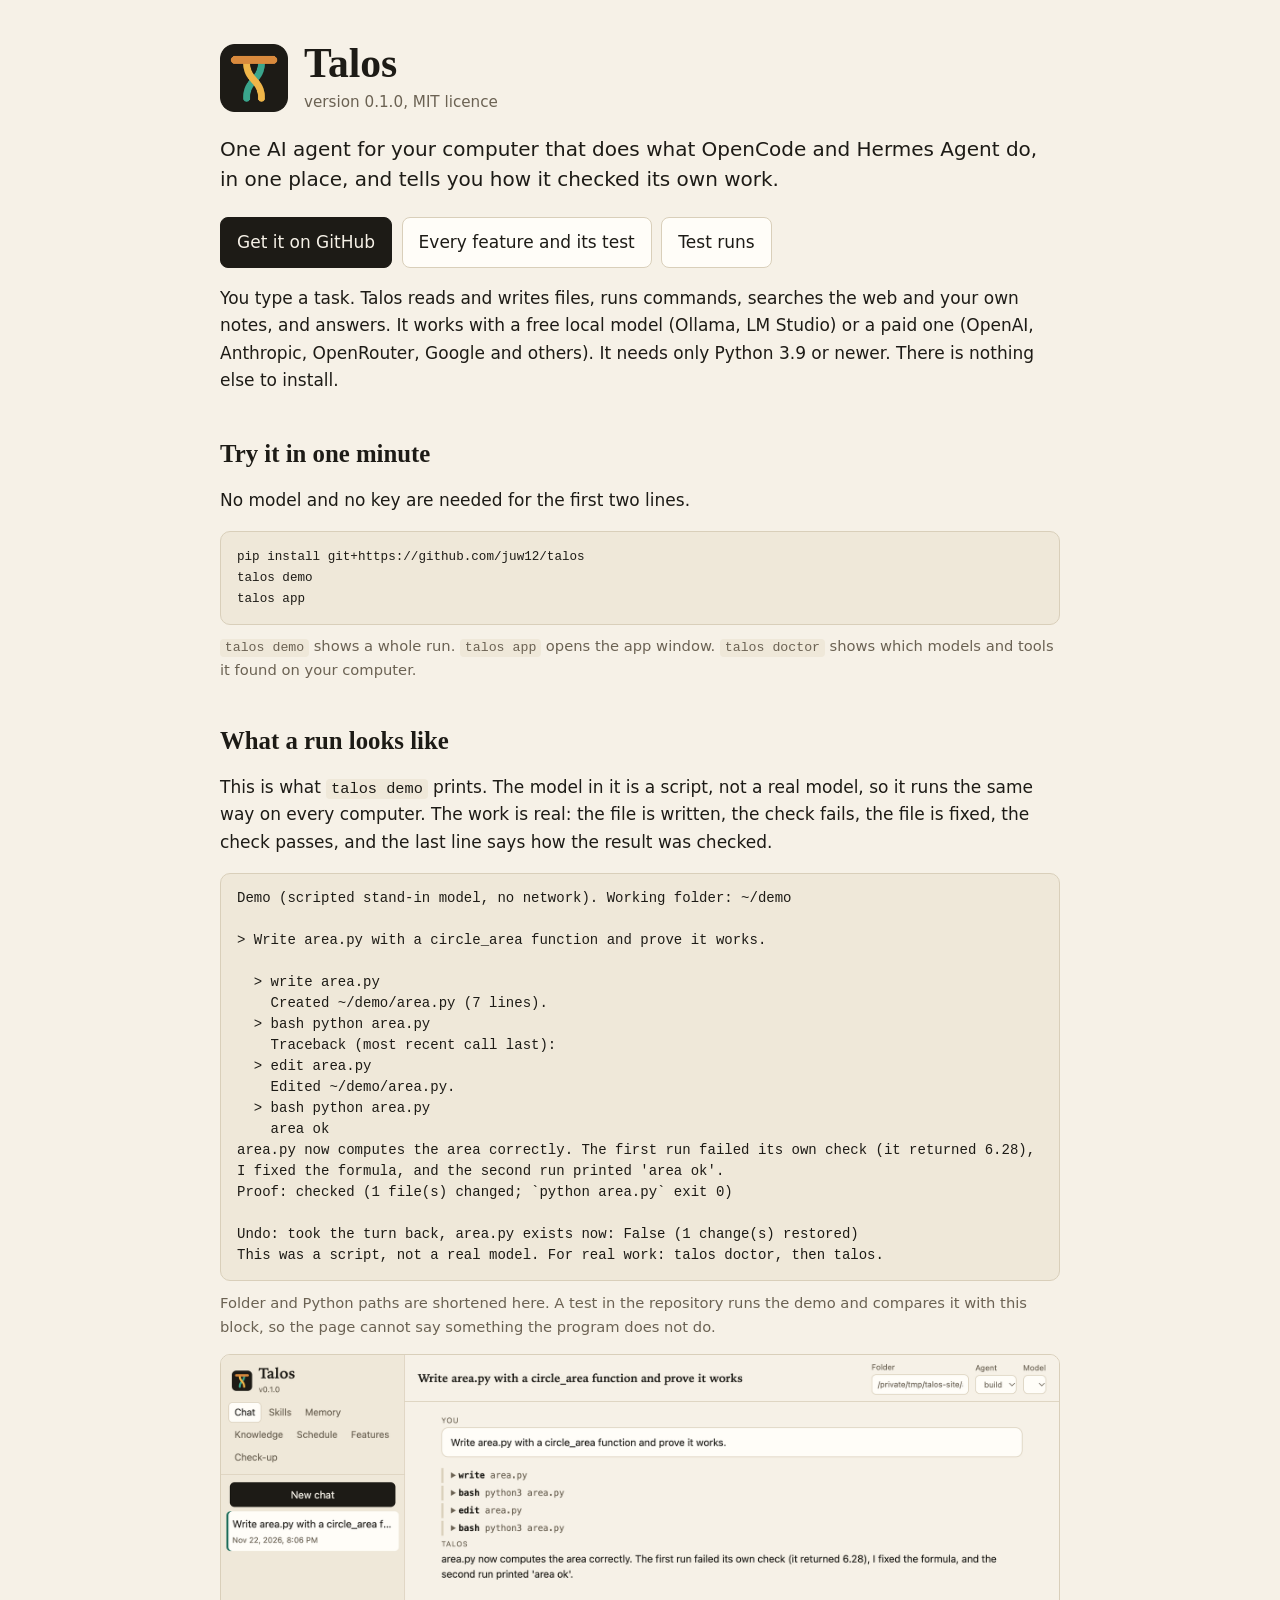
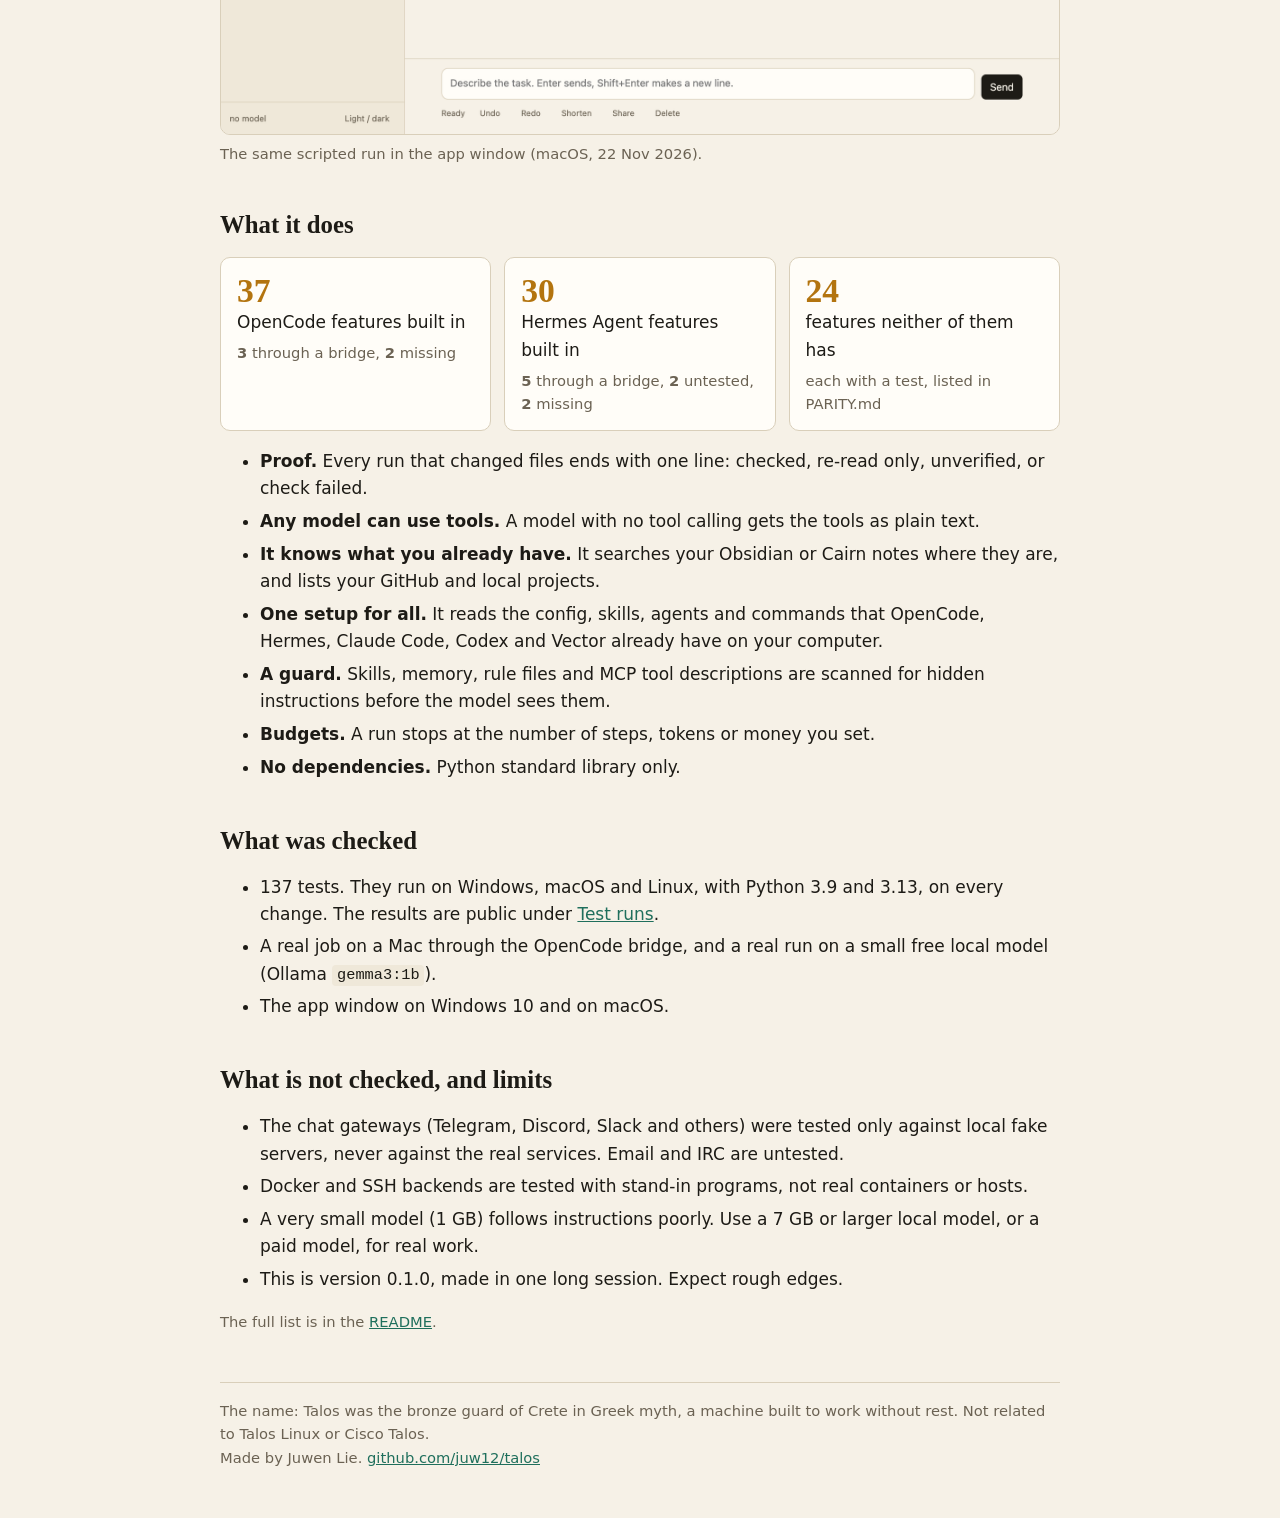
<file: docs/index.html>
<!doctype html>
<html lang="en">
<head>
<meta charset="utf-8">
<meta name="viewport" content="width=device-width, initial-scale=1">
<title>Talos: one AI agent for your computer, with OpenCode's and Hermes Agent's features</title>
<link rel="manifest" href="manifest.webmanifest">
<link rel="apple-touch-icon" href="icons/apple-touch-icon.png">
<meta name="theme-color" content="#171512">
<meta name="apple-mobile-web-app-capable" content="yes">
<meta name="mobile-web-app-capable" content="yes">
<meta name="description" content="Talos is a free, open-source AI agent for your computer. It does what OpenCode and Hermes Agent do, works with any model, needs only Python, and says how it checked its own work.">
<link rel="canonical" href="https://juw12.github.io/talos/">
<link rel="icon" type="image/svg+xml" href="icon.svg">
<meta property="og:type" content="website">
<meta property="og:title" content="Talos: one AI agent for your computer">
<meta property="og:description" content="Does what OpenCode and Hermes Agent do, works with any model, needs only Python, and says how it checked its own work.">
<meta property="og:url" content="https://juw12.github.io/talos/">
<meta property="og:image" content="https://juw12.github.io/talos/talos.png">
<style>
:root{--bg:#f6f1e7;--panel:#efe8d9;--card:#fffdf8;--ink:#1d1b16;--soft:#6b6253;--line:#d9cfba;
--teal:#1f6f5c;--amber:#b3740f;--mono:ui-monospace,"Cascadia Mono",Consolas,monospace;
--serif:"Iowan Old Style","Palatino Linotype",Palatino,Georgia,serif}
@media (prefers-color-scheme:dark){:root{--bg:#171512;--panel:#1f1c18;--card:#24211c;--ink:#efe8d9;
--soft:#a39a88;--line:#3a352c;--teal:#58c2a6;--amber:#e7a93b}}
*{box-sizing:border-box}
body{margin:0;font:17px/1.6 "Segoe UI",system-ui,sans-serif;background:var(--bg);color:var(--ink)}
main{max-width:880px;margin:0 auto;padding:2.5rem 1.25rem 3rem}
a{color:var(--teal)}
a:focus-visible{outline:2px solid var(--teal);outline-offset:2px}
h1{font:600 2.6rem/1.15 var(--serif);margin:0}
h2{font:600 1.55rem/1.25 var(--serif);margin:2.8rem 0 .6rem}
.brand{display:flex;align-items:center;gap:1rem;margin-bottom:1.2rem}
.brand img{width:68px;height:68px}
.brand small{color:var(--soft);font-size:.95rem}
.lead{font-size:1.25rem;line-height:1.5;margin:0 0 1.4rem}
.links{display:flex;flex-wrap:wrap;gap:.6rem;margin:0 0 .5rem}
.links a{display:inline-block;padding:.7rem 1rem;border:1px solid var(--line);border-radius:8px;
background:var(--card);color:var(--ink);text-decoration:none}
.links a.main{background:var(--ink);color:var(--bg);border-color:var(--ink)}
.links a:hover{border-color:var(--soft)}
pre{background:var(--panel);border:1px solid var(--line);border-radius:10px;padding:.9rem 1rem;overflow:auto;
font:14px/1.5 var(--mono);margin:.6rem 0;white-space:pre-wrap;overflow-wrap:anywhere}
code{font:.9em var(--mono);background:var(--panel);padding:.08rem .3rem;border-radius:4px}
pre code{background:none;padding:0}
figure{margin:1rem 0 0}
figure img{width:100%;height:auto;border:1px solid var(--line);border-radius:10px;display:block}
figcaption,.note{color:var(--soft);font-size:.92rem;margin-top:.45rem}
.counts{display:grid;grid-template-columns:repeat(auto-fit,minmax(230px,1fr));gap:.8rem;margin:1rem 0}
.counts div{background:var(--card);border:1px solid var(--line);border-radius:10px;padding:.9rem 1rem}
.counts strong{display:block;font:600 2.1rem/1.1 var(--serif);color:var(--amber)}
.counts span{display:block;color:var(--soft);font-size:.92rem;margin-top:.3rem}
li{margin:.35rem 0}
footer{margin-top:3rem;padding-top:1rem;border-top:1px solid var(--line);color:var(--soft);font-size:.92rem}
</style>
</head>
<body>
<main>
<div class="brand">
<img src="talos.png" alt="Talos logo" width="68" height="68">
<div><h1>Talos</h1><small>version <span id="version">0.1.0</span>, MIT licence</small></div>
</div>

<p class="lead">One AI agent for your computer that does what OpenCode and Hermes Agent do, in one place,
and tells you how it checked its own work.</p>

<p class="links">
<a class="main" href="https://github.com/juw12/talos">Get it on GitHub</a>
<a href="https://github.com/juw12/talos/blob/main/PARITY.md">Every feature and its test</a>
<a href="https://github.com/juw12/talos/actions/workflows/ci.yml">Test runs</a>
</p>

<p>You type a task. Talos reads and writes files, runs commands, searches the web and your own notes, and
answers. It works with a free local model (Ollama, LM Studio) or a paid one (OpenAI, Anthropic, OpenRouter,
Google and others). It needs only Python 3.9 or newer. There is nothing else to install.</p>

<h2>Try it in one minute</h2>
<p>No model and no key are needed for the first two lines.</p>
<pre><code>pip install git+https://github.com/juw12/talos
talos demo
talos app</code></pre>
<p class="note"><code>talos demo</code> shows a whole run. <code>talos app</code> opens the app window.
<code>talos doctor</code> shows which models and tools it found on your computer.</p>

<h2>What a run looks like</h2>
<p>This is what <code>talos demo</code> prints. The model in it is a script, not a real model, so it runs the
same way on every computer. The work is real: the file is written, the check fails, the file is fixed, the
check passes, and the last line says how the result was checked.</p>
<pre id="demo">Demo (scripted stand-in model, no network). Working folder: ~/demo

&gt; Write area.py with a circle_area function and prove it works.

  &gt; write area.py
    Created ~/demo/area.py (7 lines).
  &gt; bash python area.py
    Traceback (most recent call last):
  &gt; edit area.py
    Edited ~/demo/area.py.
  &gt; bash python area.py
    area ok
area.py now computes the area correctly. The first run failed its own check (it returned 6.28), I fixed the formula, and the second run printed 'area ok'.
Proof: checked (1 file(s) changed; `python area.py` exit 0)

Undo: took the turn back, area.py exists now: False (1 change(s) restored)
This was a script, not a real model. For real work: talos doctor, then talos.</pre>
<p class="note">Folder and Python paths are shortened here. A test in the repository runs the demo and
compares it with this block, so the page cannot say something the program does not do.</p>

<figure>
<img src="app.png" alt="The Talos app window showing the same run: the task, the four tool calls and the answer" width="1860" height="840">
<figcaption>The same scripted run in the app window (macOS, 22 Nov 2026).</figcaption>
</figure>

<h2>What it does</h2>
<div class="counts">
<div><strong data-count="opencode-native">37</strong>OpenCode features built in
<span><b data-count="opencode-bridged">3</b> through a bridge, <b data-count="opencode-missing">2</b> missing</span></div>
<div><strong data-count="hermes-native">30</strong>Hermes Agent features built in
<span><b data-count="hermes-bridged">5</b> through a bridge, <b data-count="hermes-untested">2</b> untested,
<b data-count="hermes-missing">2</b> missing</span></div>
<div><strong data-count="talos-native">24</strong>features neither of them has
<span>each with a test, listed in PARITY.md</span></div>
</div>
<ul>
<li><b>Proof.</b> Every run that changed files ends with one line: checked, re-read only, unverified, or check failed.</li>
<li><b>Any model can use tools.</b> A model with no tool calling gets the tools as plain text.</li>
<li><b>It knows what you already have.</b> It searches your Obsidian or Cairn notes where they are, and lists your GitHub and local projects.</li>
<li><b>One setup for all.</b> It reads the config, skills, agents and commands that OpenCode, Hermes, Claude Code, Codex and Vector already have on your computer.</li>
<li><b>A guard.</b> Skills, memory, rule files and MCP tool descriptions are scanned for hidden instructions before the model sees them.</li>
<li><b>Budgets.</b> A run stops at the number of steps, tokens or money you set.</li>
<li><b>No dependencies.</b> Python standard library only.</li>
</ul>

<h2>What was checked</h2>
<ul>
<li><span id="tests">137</span> tests. They run on Windows, macOS and Linux, with Python 3.9 and 3.13, on every change. The results are public under <a href="https://github.com/juw12/talos/actions/workflows/ci.yml">Test runs</a>.</li>
<li>A real job on a Mac through the OpenCode bridge, and a real run on a small free local model (Ollama <code>gemma3:1b</code>).</li>
<li>The app window on Windows 10 and on macOS.</li>
</ul>

<h2>What is not checked, and limits</h2>
<ul>
<li>The chat gateways (Telegram, Discord, Slack and others) were tested only against local fake servers, never against the real services. Email and IRC are untested.</li>
<li>Docker and SSH backends are tested with stand-in programs, not real containers or hosts.</li>
<li>A very small model (1 GB) follows instructions poorly. Use a 7 GB or larger local model, or a paid model, for real work.</li>
<li>This is version 0.1.0, made in one long session. Expect rough edges.</li>
</ul>
<p class="note">The full list is in the <a href="https://github.com/juw12/talos#what-is-not-checked-and-limits">README</a>.</p>

<footer>
The name: Talos was the bronze guard of Crete in Greek myth, a machine built to work without rest. Not related
to Talos Linux or Cisco Talos.<br>
Made by Juwen Lie. <a href="https://github.com/juw12/talos">github.com/juw12/talos</a>
</footer>
</main>
</body>
</html>
</file>
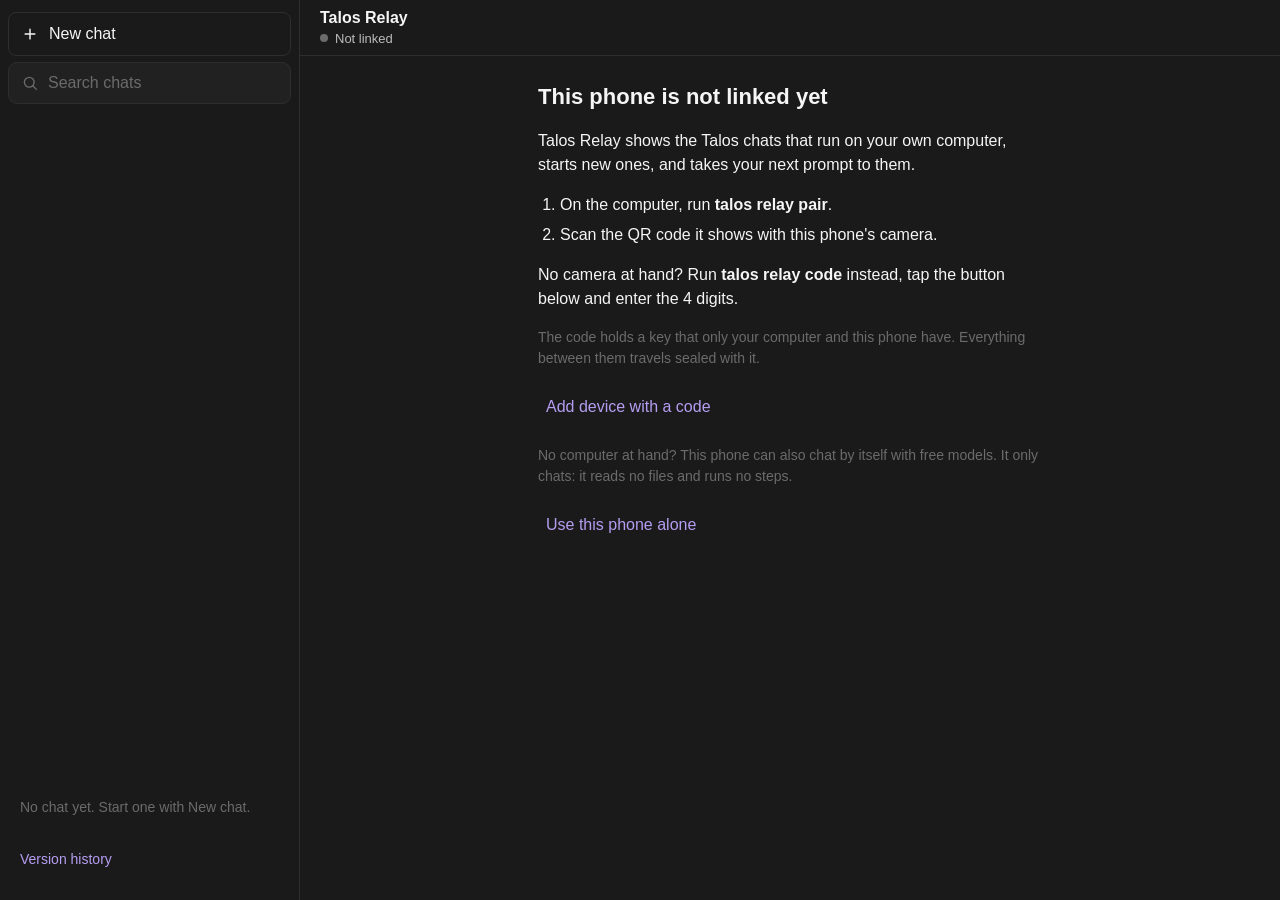
<file: relay/site/index.html>
<!doctype html>
<html lang="en">
<head>
<meta charset="utf-8">
<meta name="viewport" content="width=device-width, initial-scale=1, viewport-fit=cover">
<title>Talos Relay</title>
<meta name="description" content="See and steer the Talos chats on your own computer from your phone. Everything is sealed with a key only your computer and your phone have.">
<meta name="robots" content="noindex">
<meta name="referrer" content="no-referrer">
<meta name="theme-color" content="#1a1a1a">
<meta name="color-scheme" content="dark">
<!-- No web-app file list, on purpose: without one an iPhone keeps this page's whole address, the key after
     the # included, as what the Home Screen icon opens. An icon has its own storage, so the
     address is the only way the key gets there. -->
<meta name="apple-mobile-web-app-capable" content="yes">
<meta name="mobile-web-app-capable" content="yes">
<meta name="apple-mobile-web-app-status-bar-style" content="black-translucent">
<meta name="apple-mobile-web-app-title" content="Talos Relay">
<link rel="apple-touch-icon" href="icon-180.png">
<link rel="icon" href="icon.svg" type="image/svg+xml">
<link rel="stylesheet" href="styles.css?v=2.2.0">
</head>
<body>
<aside id="side" class="side" aria-label="Chats">
  <div class="device-controls" id="deviceControls" hidden>
    <label for="devicePicker">Device</label>
    <select id="devicePicker" aria-label="Device to control"></select>
    <div class="device-actions">
      <button type="button" id="addDevice">+ Add device</button>
      <button type="button" id="renameDevice">Rename</button>
    </div>
  </div>
  <button type="button" id="newChat" class="board-link new-chat">
    <svg viewBox="0 0 24 24" width="18" height="18" aria-hidden="true"><path d="M12 5.5v13M5.5 12h13" fill="none" stroke="currentColor" stroke-width="1.9" stroke-linecap="round"/></svg>
    <span class="name">New chat</span>
  </button>
  <button type="button" id="showBoard" class="board-link" aria-pressed="false" hidden>
    <svg viewBox="0 0 24 24" width="18" height="18" aria-hidden="true"><path d="M4.5 6.5h15M4.5 12h15M4.5 17.5h15" fill="none" stroke="currentColor" stroke-width="1.8" stroke-linecap="round"/></svg>
    <span class="name">All chats</span><span id="boardCount" class="when"></span>
  </button>
  <label class="search">
    <svg viewBox="0 0 24 24" width="18" height="18" aria-hidden="true"><circle cx="11" cy="11" r="6.5" fill="none" stroke="currentColor" stroke-width="1.8"/><path d="M16 16l4.5 4.5" fill="none" stroke="currentColor" stroke-width="1.8" stroke-linecap="round"/></svg>
    <span class="hidden">Search chats</span>
    <input id="find" type="search" placeholder="Search chats" autocomplete="off" autocapitalize="off" spellcheck="false">
  </label>
  <nav id="chats" class="chats" aria-label="Chats on the computer"></nav>
  <p id="noChats" class="side-empty">No chat yet. Start one with New chat.</p>
  <p id="about" class="side-about"></p>
  <button type="button" id="showKeys" class="versions-link" hidden>Models and keys</button>
  <button type="button" id="showVersions" class="versions-link">Version history</button>
</aside>
<div id="shade" class="shade" hidden></div>
<dialog id="deviceDialog" aria-labelledby="deviceDialogTitle">
  <form id="deviceForm" autocomplete="off">
    <h2 id="deviceDialogTitle">Add device</h2>
    <label for="deviceName">Device name</label>
    <input id="deviceName" required maxlength="40" placeholder="e.g. ASUS laptop">
    <div id="pairFields">
      <div id="codeFields">
        <label for="deviceCode">4-digit code from that computer</label>
        <input id="deviceCode" class="code" inputmode="numeric" pattern="[0-9]*" maxlength="4" autocomplete="off" placeholder="0000">
        <p>On that computer, run <strong>talos relay code</strong>. It shows 4 digits that work for 5 minutes.</p>
        <button type="button" id="useLink" class="other-way">Use a pairing link instead</button>
      </div>
      <div id="linkFields" hidden>
        <label for="deviceLink">Private pairing link</label>
        <input id="deviceLink" type="password" autocomplete="off" autocapitalize="none" spellcheck="false" placeholder="Paste pairing link">
        <p>On that computer, run <strong>talos relay pair</strong>. Point the phone camera at its QR code and copy the link. Paste it here, not in a chat.</p>
        <button type="button" id="useCode" class="other-way">Use a 4-digit code instead</button>
      </div>
    </div>
    <p id="deviceError" role="alert" hidden></p>
    <div class="device-actions"><button type="button" id="cancelDevice">Cancel</button><button type="submit" id="saveDevice">Add and switch</button></div>
  </form>
</dialog>
<dialog id="keysDialog" aria-labelledby="keysTitle">
  <form id="keysForm" autocomplete="off">
    <h2 id="keysTitle">Models and keys</h2>
    <p>Glow's free AI needs no key. A free key of a service adds its models to the list below the prompt box. A key stays in this browser and goes only to its own service.</p>
    <div id="keysFields"></div>
    <div id="keysFrom"></div>
    <p id="keysNote" role="status" hidden></p>
    <div class="device-actions"><button type="button" id="closeKeys">Close</button><button type="submit" id="saveKeys">Save</button></div>
  </form>
</dialog>
<dialog id="versionsDialog" aria-labelledby="versionsTitle">
  <h2 id="versionsTitle">Version history</h2>
  <div id="versionsList"></div>
  <div class="device-actions"><span></span><button type="button" id="closeVersions">Close</button></div>
</dialog>

<div class="main">
  <header class="bar">
    <button id="menu" class="menu" type="button" aria-label="Chats" aria-controls="side" aria-expanded="false">
      <svg viewBox="0 0 24 24" width="22" height="22" aria-hidden="true"><rect x="3.5" y="4.5" width="17" height="15" rx="3" fill="none" stroke="currentColor" stroke-width="1.7"/><path d="M9.5 4.5v15" fill="none" stroke="currentColor" stroke-width="1.7"/></svg>
      <span id="menuNew" class="new" hidden></span>
    </button>
    <div class="titles">
      <h1 id="title" class="brand">Talos Relay</h1>
      <p class="status" role="status"><span id="dot" class="dot"></span><span id="status">Opening</span></p>
    </div>
  </header>

  <main id="feed" class="feed" aria-live="polite" aria-label="What the chat on your computer said"></main>
  <section id="board" class="board" aria-label="Every chat on your computers and its last step"></section>

  <section id="none" class="sheet" hidden>
    <h2>This phone is not linked yet</h2>
    <p>Talos Relay shows the Talos chats that run on your own computer, starts new ones, and takes your next prompt to them.</p>
    <ol>
      <li>On the computer, run <strong>talos relay pair</strong>.</li>
      <li>Scan the QR code it shows with this phone's camera.</li>
    </ol>
    <p>No camera at hand? Run <strong>talos relay code</strong> instead, tap the button below and enter the 4 digits.</p>
    <p class="soft">The code holds a key that only your computer and this phone have. Everything between them travels sealed with it.</p>
    <button type="button" id="firstDevice">Add device with a code</button>
    <p class="soft">No computer at hand? This phone can also chat by itself with free models. It only chats: it reads no files and runs no steps.</p>
    <button type="button" id="phoneAlone">Use this phone alone</button>
  </section>

  <aside id="hint" class="hint" hidden>
    <p><strong>Keep it as an app:</strong> tap Share, then <strong>Add to Home Screen</strong>. The icon takes your key along, so do not share this page's address.</p>
    <button id="hintClose" type="button">OK</button>
  </aside>

  <div id="preview" class="preview" hidden>
    <img id="previewPicture" alt="The photo you are about to send">
    <button id="previewRemove" type="button">Remove photo</button>
  </div>

  <form id="composer" class="composer" hidden>
    <div class="compose">
      <input id="photo" type="file" accept="image/*" hidden>
      <div id="agents" class="agents" role="group" aria-label="Folder the new chat works in" hidden></div>
      <label class="hidden" for="box">Prompt for the chat on your computer</label>
      <textarea id="box" rows="1" placeholder="Send follow-up" autocomplete="off"></textarea>
      <div class="tools">
        <button id="attach" class="attach" type="button" aria-label="Add a photo">
          <svg viewBox="0 0 24 24" width="20" height="20" aria-hidden="true"><path d="M12 5.5v13M5.5 12h13" fill="none" stroke="currentColor" stroke-width="1.9" stroke-linecap="round"/></svg>
        </button>
        <select id="model" class="model" aria-label="Model for the next prompt" hidden></select>
        <span id="sendTarget" class="send-target" aria-live="polite"></span>
        <button id="send" class="send" type="submit" aria-label="Send" disabled>
          <svg viewBox="0 0 24 24" width="20" height="20" aria-hidden="true"><path d="M12 18.5v-13M6.5 11L12 5.5 17.5 11" fill="none" stroke="currentColor" stroke-width="2.1" stroke-linecap="round" stroke-linejoin="round"/></svg>
        </button>
      </div>
    </div>
  </form>
</div>

<noscript><p class="sheet">This page needs JavaScript: it opens the sealed text from your computer on this phone.</p></noscript>
<script src="lite-crypto.js?v=2.2.0"></script>
<script src="phone.js?v=2.2.0"></script>
<script src="app.js?v=2.2.0"></script>
</body>
</html>
</file>
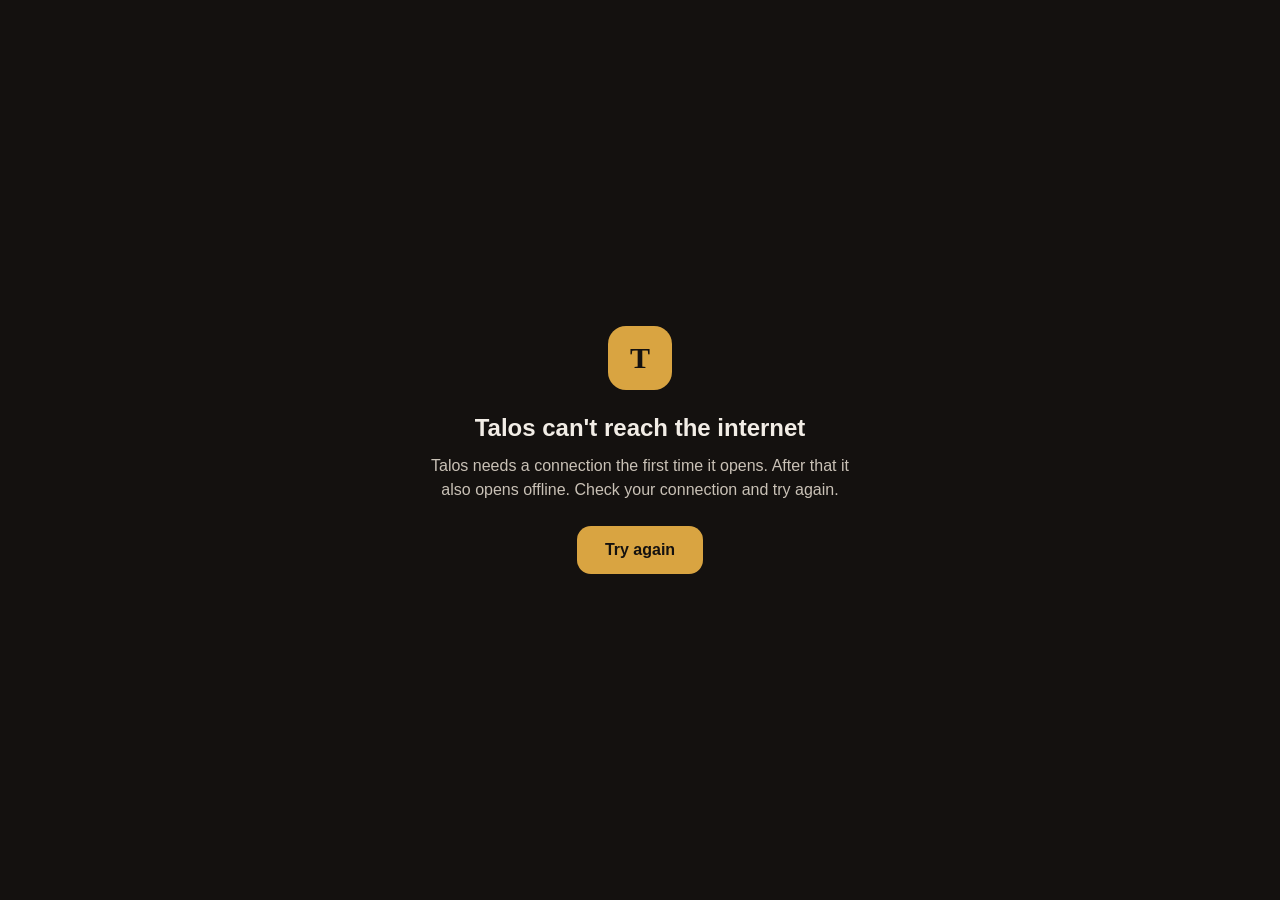
<file: desktop/offline.html>
<!doctype html>
<html lang="en">
<head>
  <meta charset="utf-8">
  <meta name="viewport" content="width=device-width, initial-scale=1, viewport-fit=cover">
  <title>Talos</title>
  <style>
    :root { color-scheme: light dark; }
    body { margin: 0; min-height: 100vh; display: grid; place-items: center; font: 16px/1.5 -apple-system, BlinkMacSystemFont, "Segoe UI", Roboto, sans-serif; background: #14110f; color: #f2ede6; }
    main { max-width: 420px; padding: 32px; text-align: center; }
    .mark { width: 64px; height: 64px; margin: 0 auto 20px; border-radius: 18px; background: #d9a441; color: #14110f; display: grid; place-items: center; font: 700 30px/1 Georgia, serif; }
    h1 { font-size: 24px; margin: 0 0 8px; }
    p { color: #c9c1b6; margin: 0 0 24px; }
    a { display: inline-block; padding: 12px 28px; border-radius: 14px; background: #d9a441; color: #14110f; font-weight: 700; text-decoration: none; }
  </style>
</head>
<body>
  <main>
    <div class="mark" aria-hidden="true">T</div>
    <h1>Talos can't reach the internet</h1>
    <p>Talos needs a connection the first time it opens. After that it also opens offline. Check your connection and try again.</p>
    <a href="https://juw12.github.io/talos/">Try again</a>
  </main>
</body>
</html>
</file>
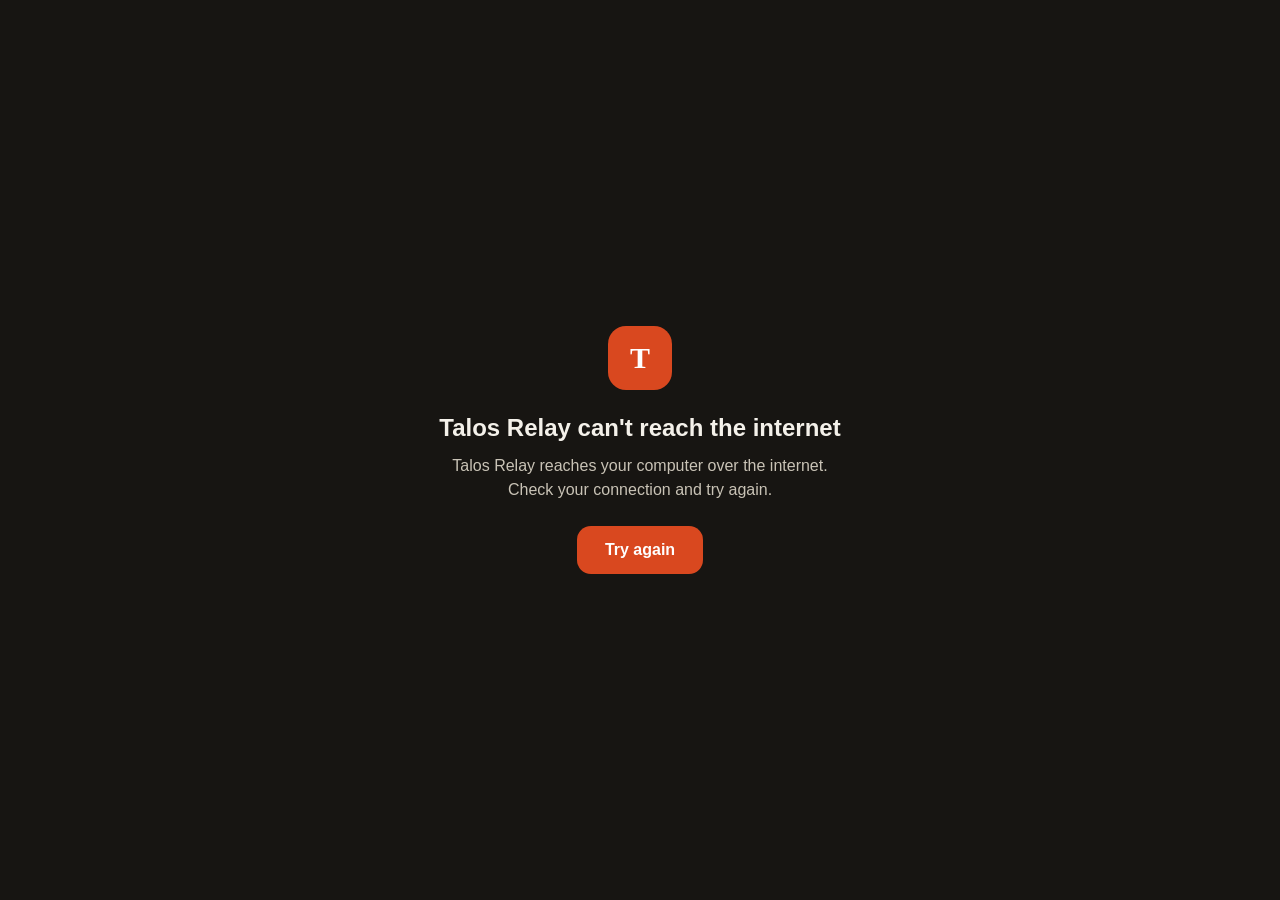
<file: android/assets/offline.html>
<!doctype html>
<html lang="en">
<head>
  <meta charset="utf-8">
  <meta name="viewport" content="width=device-width, initial-scale=1, viewport-fit=cover">
  <title>Talos Relay</title>
  <style>
    :root { color-scheme: light dark; }
    body { margin: 0; min-height: 100vh; display: grid; place-items: center; font: 16px/1.5 -apple-system, BlinkMacSystemFont, "Segoe UI", Roboto, sans-serif; background: #171512; color: #f4f1ea; }
    main { max-width: 420px; padding: 32px; text-align: center; }
    .mark { width: 64px; height: 64px; margin: 0 auto 20px; border-radius: 18px; background: #d9481f; color: #ffffff; display: grid; place-items: center; font: 700 30px/1 Georgia, serif; }
    h1 { font-size: 24px; margin: 0 0 8px; }
    p { color: #c9c3b6; margin: 0 0 24px; }
    a { display: inline-block; padding: 12px 28px; border-radius: 14px; background: #d9481f; color: #ffffff; font-weight: 700; text-decoration: none; }
  </style>
</head>
<body>
  <main>
    <div class="mark" aria-hidden="true">T</div>
    <h1>Talos Relay can't reach the internet</h1>
    <p>Talos Relay reaches your computer over the internet. Check your connection and try again.</p>
    <a href="https://talos-relay.pages.dev/">Try again</a>
  </main>
</body>
</html>
</file>
<file: relay/site/styles.css>
:root {
  --paper: #1a1a1a;      /* the window */
  --card: #212121;       /* panels: the prompt box, your own messages, search */
  --chosen: #2c2c2c;     /* the chat that is open, code chips */
  --line: #2e2e2e;
  --edge: #383838;       /* the outline of a panel */
  --ink: #f5f5f5;
  --dim: #bbbbbb;        /* chat names, updates */
  --soft: #6b6b6b;       /* times, placeholders */
  --link: #b59df1;
  --orange: #ff7a52;
  --green: #6fd18a;
  --amber: #ffc15a;
  color-scheme: dark;
}

/* Talos Relay wears the look of Vector Relay (the look of the Vector app: one dark surface, panels a
   shade lighter, light grey text). The rules up to the last part are its styles.css. */
* { box-sizing: border-box; }

html, body { height: 100%; }

body {
  margin: 0;
  display: flex;
  height: 100dvh;
  overflow: hidden;
  background: var(--paper);
  color: var(--ink);
  font: 16px/1.5 Inter, -apple-system, BlinkMacSystemFont, "Segoe UI", Roboto, "PingFang TC", "Microsoft JhengHei", sans-serif;
  -webkit-text-size-adjust: 100%;
  -webkit-tap-highlight-color: transparent;
}

button, input, textarea { font: inherit; }

.hidden {
  position: absolute;
  width: 1px;
  height: 1px;
  overflow: hidden;
  clip-path: inset(50%);
}

[hidden] { display: none !important; }

.main {
  flex: 1 1 auto;
  display: flex;
  flex-direction: column;
  min-width: 0;
  height: 100%;
}

.device-controls { flex: none; margin: 0 0 14px; padding: 4px 4px 12px; border-bottom: 1px solid var(--line); }
.device-controls label, #deviceDialog label { display: block; margin-bottom: 5px; color: var(--dim); font-size: 13px; }
.device-controls select, #deviceDialog input { width: 100%; padding: 10px; border: 1px solid var(--edge); border-radius: 9px; background: var(--card); color: var(--ink); font: inherit; }
.device-actions { display: flex; align-items: center; justify-content: space-between; gap: 8px; }
.device-actions button, #firstDevice, #phoneAlone { min-height: 48px; padding: 4px 8px; border: 0; border-radius: 7px; background: transparent; color: var(--link); cursor: pointer; }
.send-target { min-width: 0; overflow: hidden; margin: 0 9px; color: var(--dim); font-size: 13px; text-overflow: ellipsis; white-space: nowrap; }
#deviceDialog { width: min(90vw, 380px); max-height: 88dvh; overflow-y: auto; padding: 20px; border: 1px solid var(--edge); border-radius: 14px; background: var(--card); color: var(--ink); }
#deviceDialog::backdrop { background: rgba(0, 0, 0, .65); }
#deviceDialog h2 { margin: 0 0 14px; font-size: 19px; }
#deviceDialog label { margin-top: 12px; }
#deviceDialog p { color: var(--dim); font-size: 14px; }
#deviceDialog .device-actions { margin-top: 10px; }
#deviceDialog #deviceError { color: var(--orange); }
#deviceDialog input.code { font-size: 28px; letter-spacing: .5em; text-align: center; font-variant-numeric: tabular-nums; }
#deviceDialog .other-way { min-height: 42px; padding: 4px 0; border: 0; background: transparent; color: var(--link); font: inherit; font-size: 14px; cursor: pointer; }

/* ---- the chat list */
.side {
  position: fixed;
  z-index: 30;
  inset: 0 auto 0 0;
  display: flex;
  flex-direction: column;
  width: min(84vw, 330px);
  padding: calc(12px + env(safe-area-inset-top)) 8px calc(10px + env(safe-area-inset-bottom)) calc(8px + env(safe-area-inset-left));
  border-right: 1px solid var(--line);
  background: var(--paper);
  transform: translateX(-102%);
  visibility: hidden;
  transition: transform 0.2s ease, visibility 0s linear 0.2s;
}

body.side-open .side {
  transform: none;
  visibility: visible;
  transition: transform 0.2s ease;
}

.shade {
  position: fixed;
  z-index: 20;
  inset: 0;
  background: rgba(0, 0, 0, 0.55);
}

.search {
  flex: none;
  display: flex;
  gap: 9px;
  align-items: center;
  min-height: 42px;
  margin: 0 0 10px;
  padding: 0 12px;
  border: 1px solid var(--line);
  border-radius: 9px;
  background: var(--card);
  color: var(--soft);
}

.search input {
  flex: 1 1 auto;
  min-width: 0;
  padding: 8px 0;
  border: 0;
  outline: 0;
  background: transparent;
  color: var(--ink);
  -webkit-appearance: none;
  appearance: none;
}

.search input::placeholder { color: var(--soft); opacity: 1; }
.search input::-webkit-search-cancel-button { display: none; }
.search:focus-within { border-color: var(--edge); }

.chats {
  flex: 1 1 auto;
  min-height: 0;
  overflow-y: auto;
  -webkit-overflow-scrolling: touch;
  overscroll-behavior: contain;
}

.chip {
  display: flex;
  gap: 10px;
  align-items: center;
  width: 100%;
  min-height: 44px;
  margin: 0 0 2px;
  padding: 0 12px;
  border: 0;
  border-radius: 8px;
  background: transparent;
  color: var(--dim);
  text-align: left;
}

.chip .name { flex: 0 1 auto; min-width: 0; overflow: hidden; text-overflow: ellipsis; white-space: nowrap; }
.chip.chosen { background: var(--chosen); color: var(--ink); }
.chip.away .name { color: var(--soft); }
.chip .when { flex: none; margin-left: auto; padding-left: 8px; color: var(--soft); font-size: 14px; font-variant-numeric: tabular-nums; }
.chip .new { flex: none; width: 8px; height: 8px; border-radius: 50%; background: var(--link); }

.spin {
  flex: none;
  width: 14px;
  height: 14px;
  border: 2px solid var(--soft);
  border-top-color: transparent;
  border-radius: 50%;
  animation: turn 0.9s linear infinite;
}

@keyframes turn { to { transform: rotate(360deg); } }

.side-empty { margin: 6px 12px; color: var(--soft); font-size: 14px; }

/* ---- the bar */
.bar {
  flex: none;
  display: flex;
  gap: 6px;
  align-items: center;
  padding: calc(8px + env(safe-area-inset-top)) calc(14px + env(safe-area-inset-right)) 8px calc(6px + env(safe-area-inset-left));
  border-bottom: 1px solid var(--line);
  background: var(--paper);
}

.menu {
  position: relative;
  flex: none;
  display: grid;
  place-items: center;
  width: 44px;
  height: 44px;
  padding: 0;
  border: 0;
  border-radius: 8px;
  background: transparent;
  color: var(--dim);
}

.menu:active { background: var(--chosen); }
.menu .new { position: absolute; top: 9px; right: 8px; width: 8px; height: 8px; border-radius: 50%; background: var(--link); }

.titles { flex: 1 1 auto; min-width: 0; }

.brand {
  margin: 0;
  overflow: hidden;
  font-size: 16px;
  font-weight: 600;
  line-height: 1.3;
  text-overflow: ellipsis;
  white-space: nowrap;
}

.status {
  display: flex;
  align-items: baseline;
  gap: 7px;
  margin: 1px 0 0;
  color: var(--dim);
  font-size: 13px;
  line-height: 1.35;
}

.dot {
  flex: none;
  width: 8px;
  height: 8px;
  border-radius: 50%;
  background: var(--soft);
  transform: translateY(-1px);
}

.dot.ok { background: var(--green); }
.dot.busy { background: var(--amber); animation: pulse 1.4s ease-in-out infinite; }
.dot.bad { background: var(--orange); }

@keyframes pulse { 50% { opacity: 0.35; } }

@media (prefers-reduced-motion: reduce) {
  .dot.busy { animation: none; }
  .spin { animation-duration: 2.4s; }
  .side, body.side-open .side { transition: none; }
}

/* ---- the feed */
.feed {
  flex: 1 1 auto;
  min-height: 0;
  overflow-y: auto;
  -webkit-overflow-scrolling: touch;
  overscroll-behavior: contain;
  padding: 14px calc(16px + env(safe-area-inset-right)) 18px calc(16px + env(safe-area-inset-left));
}

.day {
  margin: 14px 0 10px;
  color: var(--soft);
  font-size: 12px;
  letter-spacing: 0.06em;
  text-align: center;
  text-transform: uppercase;
}

.item {
  max-width: 46rem;
  margin: 0 auto 14px;
}

.item .text { overflow-wrap: anywhere; }

.item .meta {
  margin-top: 4px;
  color: var(--soft);
  font-size: 12.5px;
  font-variant-numeric: tabular-nums;
}

/* what you typed: a panel, as in the app */
.item.prompt .text {
  padding: 11px 14px;
  border: 1px solid var(--edge);
  border-radius: 10px;
  background: var(--card);
  white-space: pre-wrap;
}

.item.prompt .meta { text-align: right; }
.item.prompt.failed .text { border-style: dashed; border-color: var(--orange); background: transparent; }
.item.prompt.failed .meta { color: var(--orange); }

/* what the chat says while it works */
.item.update { display: flex; gap: 10px; align-items: baseline; color: var(--dim); font-size: 15px; }
.item.update::before { content: ""; flex: none; width: 6px; height: 6px; border-radius: 50%; background: var(--soft); transform: translateY(-2px); }
.item.update .meta { flex: none; margin: 0 0 0 auto; padding-left: 8px; }
.item.update .text { min-width: 0; }

.item.note { color: var(--soft); font-size: 13px; text-align: center; }
.item.note .meta { display: none; }

/* the answer: plain text on the window, no bubble */
.item.result .text,
.item.error .text { line-height: 1.6; }

.item.error .text { padding: 2px 0 2px 12px; border-left: 3px solid var(--orange); }

.text p { margin: 0 0 11px; }
.text p:last-child, .text ul:last-child, .text ol:last-child, .text pre:last-child, .text .scroll:last-child { margin-bottom: 0; }
.text h3 { margin: 16px 0 6px; font-size: 16px; font-weight: 600; }
.text h3:first-child { margin-top: 0; }
.text ul, .text ol { margin: 0 0 11px; padding-left: 24px; }
.text li { margin: 4px 0; }
.text li::marker { color: var(--dim); }
.text strong { font-weight: 600; }
.text a { color: var(--link); }

.text code {
  padding: 1.5px 6px;
  border-radius: 5px;
  background: var(--chosen);
  font: 13.5px/1.4 ui-monospace, "SF Mono", Menlo, Consolas, monospace;
}

.text pre {
  margin: 0 0 11px;
  padding: 11px 13px;
  overflow-x: auto;
  border: 1px solid var(--line);
  border-radius: 10px;
  background: var(--card);
}

.text pre code { padding: 0; background: none; white-space: pre; }

.text .scroll { margin: 0 0 11px; overflow-x: auto; }
.text table { border-collapse: collapse; font-size: 14px; }
.text th, .text td { padding: 6px 10px; border: 1px solid var(--edge); text-align: left; vertical-align: top; }
.text th { background: var(--card); font-weight: 600; }

.more {
  margin-top: 8px;
  min-height: 36px;
  padding: 0 14px;
  border: 1px solid var(--edge);
  border-radius: 999px;
  background: transparent;
  color: var(--dim);
  font-size: 14px;
}

.retry, .drop {
  padding: 0;
  border: 0;
  background: none;
  color: var(--orange);
  font-size: 12.5px;
  text-decoration: underline;
}

.drop { margin-left: 10px; color: var(--soft); }

.empty { margin: 22vh auto 0; max-width: 20rem; color: var(--soft); text-align: center; }

/* ---- sheets and hints */
.sheet { flex: 1 1 auto; max-width: 34rem; margin: 0 auto; padding: 24px 20px; overflow-y: auto; }
.sheet h2 { margin: 0 0 10px; font-size: 22px; font-weight: 600; }
.sheet ol { padding-left: 22px; }
.sheet li { margin: 6px 0; }
.soft { color: var(--soft); font-size: 14px; }

.hint {
  flex: none;
  display: flex;
  gap: 12px;
  align-items: center;
  margin: 0 12px 8px;
  padding: 10px 12px;
  border: 1px solid var(--line);
  border-radius: 12px;
  background: var(--card);
  color: var(--dim);
  font-size: 14px;
}

.hint p { margin: 0; }
.hint strong { color: var(--ink); font-weight: 600; }

.hint button, .preview button {
  flex: none;
  min-width: 44px;
  min-height: 36px;
  padding: 0 14px;
  border: 1px solid var(--edge);
  border-radius: 999px;
  background: transparent;
  color: var(--ink);
  font-size: 14px;
}

/* ---- the prompt box */
.composer {
  flex: none;
  padding: 4px calc(12px + env(safe-area-inset-right)) calc(10px + env(safe-area-inset-bottom)) calc(12px + env(safe-area-inset-left));
}

.compose {
  max-width: 46rem;
  margin: 0 auto;
  padding: 4px 8px 8px;
  border: 1px solid var(--edge);
  border-radius: 14px;
  background: var(--card);
}

.compose:focus-within { border-color: #4a4a4a; }

.composer textarea {
  display: block;
  width: 100%;
  min-height: 44px;
  max-height: 38vh;
  padding: 10px 8px 6px;
  border: 0;
  outline: 0;
  background: transparent;
  color: var(--ink);
  resize: none;
}

.composer textarea::placeholder { color: var(--soft); opacity: 1; }

/* New chat: who carries it out, when the computer has more than one agent */
.agents { display: flex; flex-wrap: wrap; gap: 6px; padding: 6px 4px 0; }
.agents[hidden] { display: none; }
.agents .agent { min-height: 36px; padding: 0 14px; border: 1px solid var(--edge); border-radius: 999px; background: transparent; color: var(--dim); font-size: 14px; cursor: pointer; }
.agents .agent.chosen { border-color: var(--ink); background: var(--chosen); color: var(--ink); }
.agents .agent:focus-visible { outline: 2px solid var(--link); outline-offset: 2px; }

.tools { display: flex; align-items: center; justify-content: space-between; }

.composer .attach, .composer .send {
  flex: none;
  display: grid;
  place-items: center;
  width: 40px;
  height: 40px;
  padding: 0;
  border: 0;
  border-radius: 50%;
}

.composer .attach { background: var(--chosen); color: var(--dim); }
.composer .send { background: var(--ink); color: var(--paper); }
.composer button:disabled { opacity: 0.3; }

.menu:focus-visible,
.chip:focus-visible,
.composer button:focus-visible,
.more:focus-visible,
.preview button:focus-visible,
.hint button:focus-visible { outline: 2px solid var(--link); outline-offset: 2px; }

/* ---- the photo about to be sent */
.preview {
  flex: none;
  display: flex;
  gap: 12px;
  align-items: center;
  padding: 6px calc(16px + env(safe-area-inset-right)) 6px calc(16px + env(safe-area-inset-left));
}

.preview img { width: 56px; height: 56px; border: 1px solid var(--edge); border-radius: 10px; object-fit: cover; }

/* ---- pictures in the feed */
.pic { margin: 0 0 8px; }
.pic:last-child { margin-bottom: 0; }
.pic img { display: block; max-width: 100%; height: auto; border-radius: 10px; background: var(--card); }

.pic .wait {
  display: grid;
  place-items: center;
  max-width: 100%;
  border-radius: 10px;
  background: var(--card);
  color: var(--soft);
  font-size: 13px;
}

.pic button.wait { border: 1px dashed var(--orange); color: var(--orange); font-size: 13px; }
.item.prompt .pic { max-width: 70%; margin-bottom: 8px; }
.item.prompt .pic:last-child { margin-bottom: 0; }
.item.update .pic { margin-top: 6px; }

/* ---- a wide screen: the chat list stays open on the left, as in the app */
@media (min-width: 820px) {
  .side {
    position: static;
    flex: none;
    width: 300px;
    transform: none;
    visibility: visible;
    transition: none;
  }

  .shade { display: none !important; }
  .menu { display: none; }
  .bar { padding-left: 20px; }
}

/* version history */
.versions-link { display: block; margin: 14px 12px 10px; min-height: 42px; padding: 4px 0; border: 0; background: transparent; color: var(--link); font: inherit; font-size: 14px; text-align: left; cursor: pointer; }
#versionsDialog { width: min(92vw, 460px); max-height: 88dvh; overflow-y: auto; padding: 20px; border: 1px solid var(--edge); border-radius: 14px; background: var(--card); color: var(--ink); }
#versionsDialog::backdrop { background: rgba(0, 0, 0, .65); }
#versionsDialog h2 { margin: 0 0 10px; font-size: 19px; }
#versionsDialog .version { padding: 10px 0; border-top: 1px solid var(--edge); }
#versionsDialog summary { display: flex; flex-wrap: wrap; align-items: baseline; gap: 4px 10px; min-height: 30px; cursor: pointer; }
#versionsDialog summary .when, #versionsDialog summary .count { color: var(--dim); font-size: 13px; }
#versionsDialog summary .what { flex: 1 1 100%; }
#versionsDialog summary .mark { padding: 1px 8px; border: 1px solid var(--link); border-radius: 999px; color: var(--link); font-size: 12px; }
#versionsDialog ul { margin: 8px 0 2px; padding-left: 20px; color: var(--dim); font-size: 14px; }
#versionsDialog li { margin: 4px 0; }

/* ---- All chats: every chat of every computer, the running ones first */
.board-link { flex: none; display: flex; gap: 10px; align-items: center; width: 100%; min-height: 44px; margin: 0 0 10px; padding: 0 12px; border: 1px solid var(--line); border-radius: 8px; background: transparent; color: var(--dim); text-align: left; cursor: pointer; }
.board-link svg { flex: none; }
.board-link .name { flex: 0 1 auto; min-width: 0; }
.board-link .when { flex: none; margin-left: auto; padding-left: 8px; color: var(--soft); font-size: 14px; font-variant-numeric: tabular-nums; }
.board-link.chosen { background: var(--chosen); color: var(--ink); }
.board-link:focus-visible { outline: 2px solid var(--link); outline-offset: 2px; }
.board-link.new-chat { margin-bottom: 6px; color: var(--ink); }

/* ---- what the phone desk is doing for the open chat, while it works */
.item.work { padding: 11px 14px; border: 1px dashed var(--edge); border-radius: 10px; color: var(--dim); font-size: 14px; }
.work-head { display: flex; gap: 9px; align-items: center; color: var(--ink); }
.work-head .spin { border-color: var(--amber); border-top-color: transparent; }
.work-steps { margin: 8px 0 0; padding: 0; list-style: none; }
.work-steps li { display: flex; gap: 10px; margin: 3px 0; overflow-wrap: anywhere; }
.work-steps li.now { color: var(--ink); }
.work-steps .at { flex: none; color: var(--soft); font-variant-numeric: tabular-nums; }
.board { display: none; flex: 1 1 auto; min-height: 0; overflow-y: auto; -webkit-overflow-scrolling: touch; overscroll-behavior: contain; padding: 6px calc(16px + env(safe-area-inset-right)) calc(24px + env(safe-area-inset-bottom)) calc(16px + env(safe-area-inset-left)); }
body.on-board .board { display: block; }
body.on-board .feed, body.on-board .composer, body.on-board .preview, body.on-board .hint { display: none !important; }
.board-in { max-width: 860px; margin: 0 auto; }
.board .only { display: flex; flex-wrap: wrap; gap: 8px; margin: 8px 0 2px; }
.board .only button { min-height: 34px; padding: 0 12px; border: 1px solid var(--edge); border-radius: 999px; background: transparent; color: var(--dim); font-size: 14px; cursor: pointer; }
.board .only button[aria-pressed="true"] { border-color: var(--ink); background: var(--chosen); color: var(--ink); }
.board .group { display: flex; gap: 8px; align-items: baseline; margin: 20px 0 8px; color: var(--soft); font-size: 12px; font-weight: 600; letter-spacing: 0.06em; text-transform: uppercase; }
.board .group span { color: var(--dim); font-variant-numeric: tabular-nums; }
.board .empty { margin: 4px 0 0; color: var(--soft); font-size: 15px; }
.row { margin: 0 0 8px; padding: 10px 12px 11px; border: 1px solid var(--line); border-radius: 12px; background: var(--card); }
.row.open { border-color: var(--edge); }
.row-head { display: flex; gap: 10px; align-items: baseline; width: 100%; padding: 0; border: 0; background: transparent; color: var(--ink); font-size: 16px; text-align: left; cursor: pointer; }
.row-head .mark { flex: none; width: 8px; height: 8px; border-radius: 50%; background: var(--soft); transform: translateY(-1px); }
.row.live .row-head .mark { background: var(--green); }
.row.live.waits .row-head .mark, .row.partial .row-head .mark { background: var(--amber); }
.row.silent .row-head .mark, .row.dropped .row-head .mark { background: var(--orange); }
.row-title { flex: 1 1 auto; min-width: 0; overflow-wrap: anywhere; font-weight: 600; line-height: 1.35; }
.row:not(.live) .row-title { color: var(--dim); font-weight: 500; }
.row-head .when { flex: none; color: var(--soft); font-size: 13px; font-variant-numeric: tabular-nums; }
.row-meta { margin: 3px 0 0 18px; color: var(--soft); font-size: 13px; overflow-wrap: anywhere; }
.row-meta .state { color: var(--dim); }
.row.live .row-meta .state { color: var(--green); }
.row.live.waits .row-meta .state { color: var(--amber); }
.row-step { display: -webkit-box; margin: 6px 0 0 18px; overflow: hidden; color: var(--dim); font-size: 15px; line-height: 1.4; overflow-wrap: anywhere; -webkit-box-orient: vertical; -webkit-line-clamp: 2; line-clamp: 2; }
.row-more { margin: 8px 0 0 18px; }
.row-more ol { margin: 0; padding: 0; list-style: none; }
.row-more li { display: flex; gap: 10px; align-items: baseline; margin: 0 0 6px; color: var(--dim); font-size: 15px; line-height: 1.4; overflow-wrap: anywhere; }
.row-more li:last-child { color: var(--ink); }
.row-more time { flex: none; min-width: 40px; color: var(--soft); font-size: 13px; font-variant-numeric: tabular-nums; }
.row-more .times { margin: 8px 0 0; color: var(--soft); font-size: 13px; }
.row-more .open-chat, .board .older { min-height: 40px; margin: 10px 0 0; padding: 0 14px; border: 1px solid var(--edge); border-radius: 9px; background: var(--chosen); color: var(--ink); font-size: 15px; cursor: pointer; }
.board .older { display: block; width: 100%; margin: 4px 0 0; background: transparent; color: var(--link); }
.row-more .remove-row { display: block; min-height: 40px; margin: 10px 0 0; padding: 0 14px; border: 1px solid var(--edge); border-radius: 9px; background: transparent; color: var(--dim); font-size: 15px; cursor: pointer; }
.row-more .remove-row.armed { border-color: var(--orange); color: var(--orange); }
.row-more .remove-row:disabled { opacity: .6; cursor: default; }
.row-more .remove-row:focus-visible { outline: 2px solid var(--link); outline-offset: 2px; }
.row-more .remove-note { margin: 6px 0 0; color: var(--soft); font-size: 13px; }
.row-more .remove-note.bad { color: var(--orange); }
.board .computer { margin: 0 0 6px; color: var(--dim); font-size: 14px; overflow-wrap: anywhere; }
.board .computer strong { color: var(--ink); font-weight: 600; }
.board .computer.bad span { color: var(--orange); }
.board .how { margin: 14px 0 0; color: var(--soft); font-size: 13px; }
.row-head:focus-visible, .board .only button:focus-visible, .board .older:focus-visible, .row-more .open-chat:focus-visible { outline: 2px solid var(--link); outline-offset: 2px; }

/* ---- Talos Relay only: what a Talos chat has that a Vector chat has not ---- */
/* A step that kept its result: tap the line to read it. */
.item.update.has-result { cursor: pointer; }
.item.update .result { display: none; margin-top: 4px; padding: 6px 9px; border: 1px solid var(--line); border-radius: 8px; background: var(--card); color: var(--soft); font: 12.5px/1.45 ui-monospace, "SF Mono", Menlo, Consolas, monospace; white-space: pre-wrap; }
.item.update.open .result { display: block; }
.item.update .name { color: var(--ink); }
.item.earlier { color: var(--soft); font-size: 13px; text-align: center; }
/* The card of a chat that is working: the words as they come, and Stop. */
.work-text { margin: 8px 0 0; color: var(--dim); white-space: pre-wrap; overflow-wrap: anywhere; }
.work-note { margin: 6px 0 0; color: var(--amber); font-size: 13px; }
.work-head .grow { flex: 1 1 auto; min-width: 0; }
.work-stop { flex: none; min-height: 32px; padding: 0 14px; border: 1px solid var(--orange); border-radius: 999px; background: transparent; color: var(--orange); font-size: 13.5px; }
.work-stop:disabled { opacity: 0.5; }
/* Talos asks before a step: allow once, always, or refuse. */
.item.ask { padding: 12px 14px; border: 1px solid var(--amber); border-radius: 10px; background: var(--card); }
.item.ask .what { margin: 0 0 6px; color: var(--ink); font-weight: 600; }
.item.ask .target { margin: 0 0 8px; padding: 7px 10px; border-radius: 8px; background: var(--chosen); color: var(--dim); font: 13px/1.45 ui-monospace, "SF Mono", Menlo, Consolas, monospace; overflow-wrap: anywhere; white-space: pre-wrap; }
.item.ask .why { margin: 0 0 8px; color: var(--soft); font-size: 13.5px; }
.item.ask .choices { display: flex; flex-wrap: wrap; gap: 8px; }
.item.ask .choices .more { margin-top: 0; min-height: 40px; }
.item.ask input { display: block; width: 100%; min-height: 42px; margin: 4px 0 10px; padding: 0 12px; border: 1px solid var(--edge); border-radius: 10px; background: var(--paper); color: var(--ink); }
.more.primary { border-color: var(--ink); background: var(--ink); color: var(--paper); }
.more.danger { border-color: var(--orange); color: var(--orange); }
.more:disabled { opacity: 0.5; }
.more:focus-visible, .work-stop:focus-visible { outline: 2px solid var(--link); outline-offset: 2px; }
.side-about { margin: 0 12px; color: var(--soft); font-size: 12.5px; }
/* the model of the next prompt */
.composer .model { flex: 0 1 auto; min-width: 0; max-width: 52%; height: 36px; margin-left: 8px; padding: 0 8px; border: 1px solid var(--edge); border-radius: 999px; background: var(--card); color: var(--dim); font: inherit; font-size: 13px; text-overflow: ellipsis; }
.composer .model[hidden], .composer .attach[hidden] { display: none; }
.composer .model:focus-visible { outline: 2px solid var(--link); outline-offset: 2px; }
/* the phone alone: its models and keys */
#keysDialog { width: min(90vw, 380px); max-height: 88dvh; overflow-y: auto; padding: 20px; border: 1px solid var(--edge); border-radius: 14px; background: var(--card); color: var(--ink); }
#keysDialog::backdrop { background: rgba(0, 0, 0, .65); }
#keysDialog h2 { margin: 0 0 14px; font-size: 19px; }
#keysDialog label { display: block; margin: 12px 0 5px; color: var(--dim); font-size: 13px; }
#keysDialog input { width: 100%; padding: 10px; border: 1px solid var(--edge); border-radius: 9px; background: var(--card); color: var(--ink); font: inherit; }
#keysDialog p { color: var(--dim); font-size: 14px; }
#keysDialog #keysNote { color: var(--ink); white-space: pre-line; }
#keysDialog .other-way { display: block; min-height: 42px; margin-top: 8px; padding: 4px 0; border: 0; background: transparent; color: var(--link); font: inherit; font-size: 14px; text-align: left; cursor: pointer; }
#keysDialog .device-actions { margin-top: 10px; }
</file>
